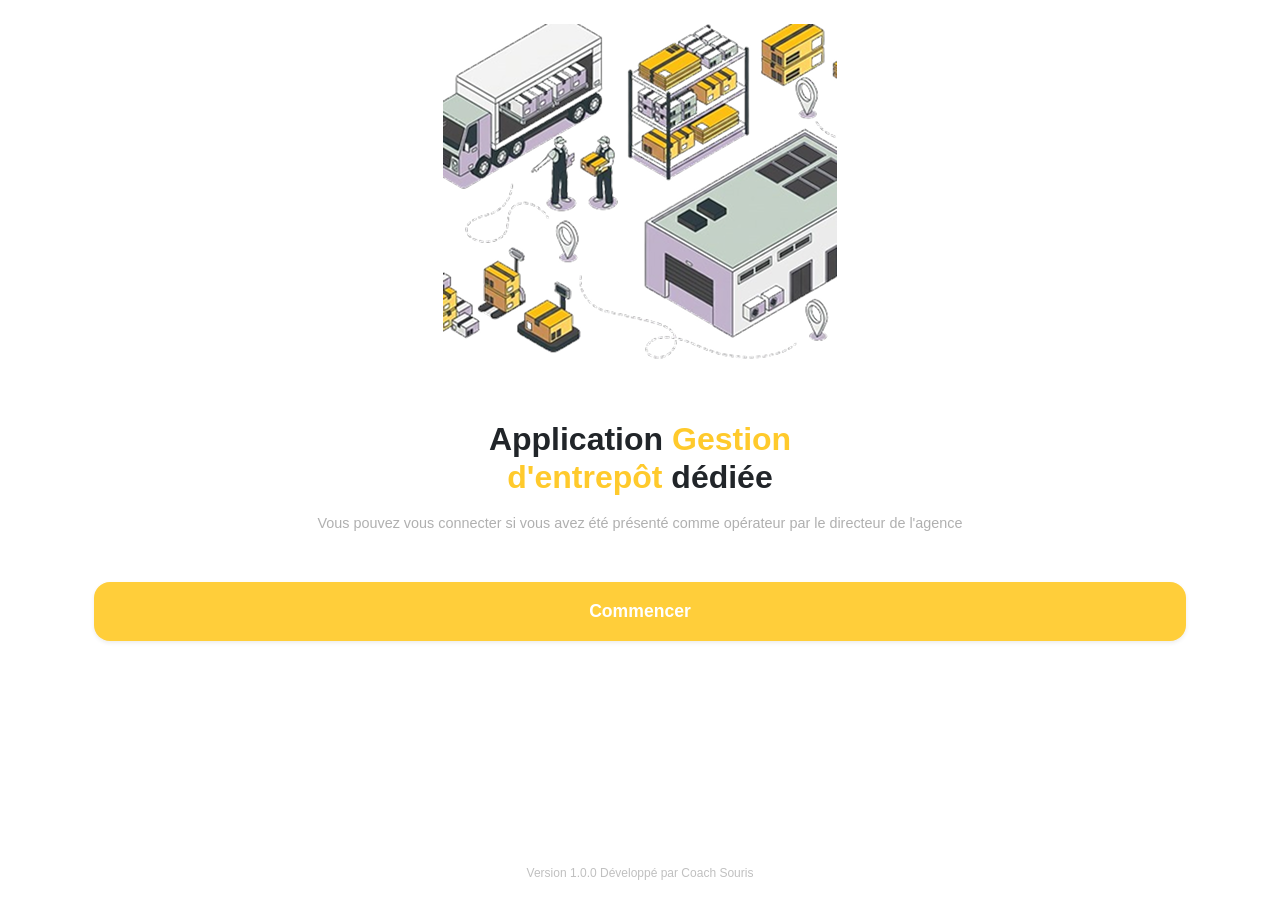
<file: index.html>
<!DOCTYPE html>
<html lang="fr">
<head>
    <meta charset="UTF-8">
    <meta name="viewport" content="width=device-width, initial-scale=1.0">
    <title>Application Gestion d'Entrepôt</title>
    
    <link href="https://cdn.jsdelivr.net/npm/bootstrap@5.3.2/dist/css/bootstrap.min.css" rel="stylesheet">
    <link rel="stylesheet" href="../css/index.css">

</head>

<body class="d-flex flex-column min-vh-100 bg-white">

    <main class="container d-flex flex-column flex-grow-1 align-items-center text-center px-4 pt-4">

        <div class="mb-4 w-100">
            <img src="../img/onboard.png" alt="Illustration entrepôt" class="img-fluid">
        </div>

        <h2 class="fw-bold mb-3 text-dark">
            Application <span class="couleur-jaune">Gestion<br>d'entrepôt</span> dédiée
        </h2>

        <p class="texte-gris-clair mb-5 px-2">
            Vous pouvez vous connecter si vous avez été présenté comme opérateur par le directeur de l'agence
        </p>

        <button class="btn btn-jaune w-100 rounded-4 py-3 shadow-sm mb-4">
            <a href="dashbord.html" class="text-decoration-none text-white fw-bold">Commencer</a>
        </button>

    </main>

    <footer class="text-center pb-3 mt-auto">
        <span class="texte-footer">Version 1.0.0 Développé par Coach Souris</span>
    </footer>

    <script src="https://cdn.jsdelivr.net/npm/bootstrap@5.3.2/dist/js/bootstrap.bundle.min.js"></script>
</body>
</html>
</file>
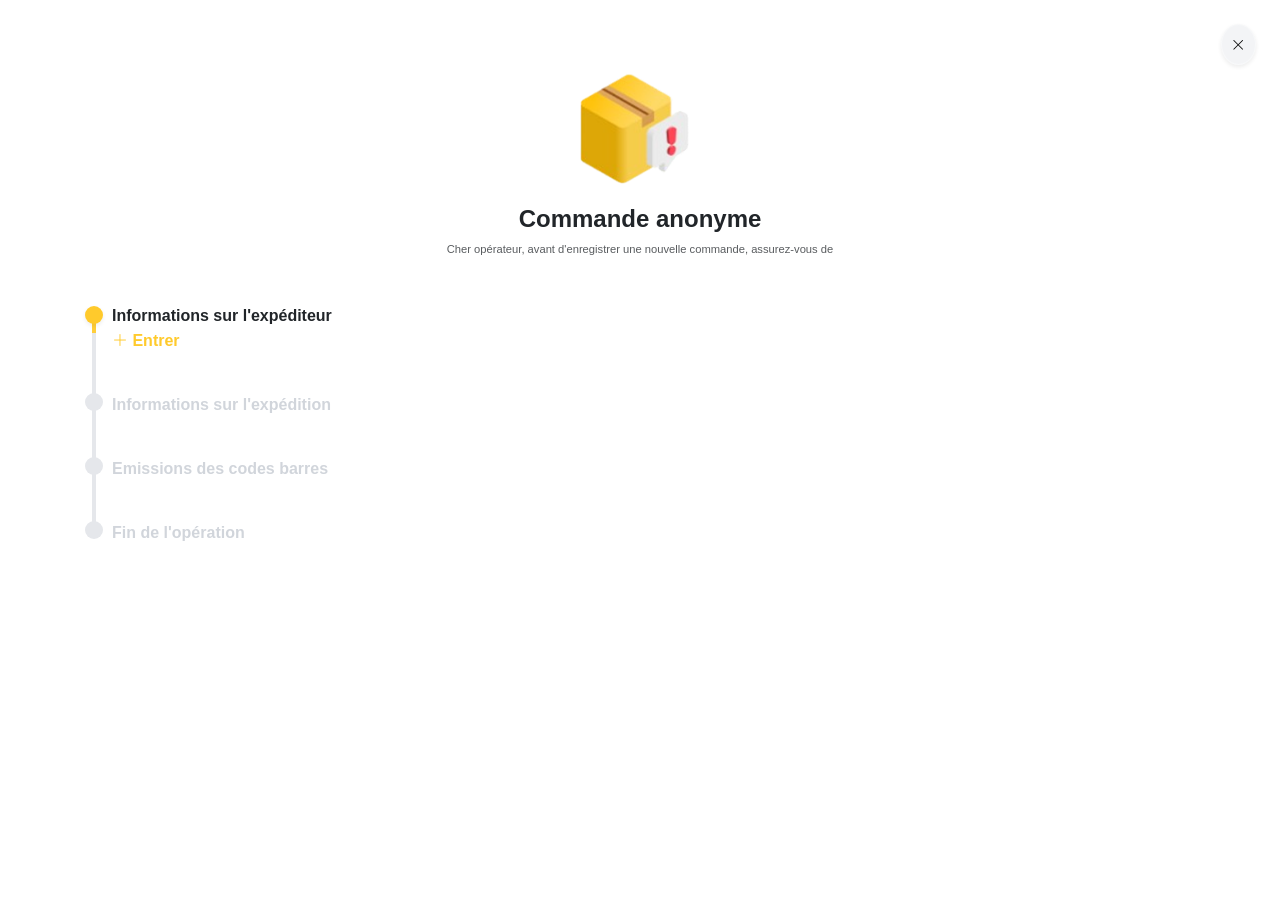
<file: commandes.html>
<!DOCTYPE html>
<html lang="fr">
<head>
    <meta charset="UTF-8">
    <meta name="viewport" content="width=device-width, initial-scale=1.0">
    <title>Commande Anonyme - Étapes</title>
    
    <link href="https://cdn.jsdelivr.net/npm/bootstrap@5.3.2/dist/css/bootstrap.min.css" rel="stylesheet">
    <link rel="stylesheet" href="https://cdn.jsdelivr.net/npm/bootstrap-icons@1.11.1/font/bootstrap-icons.css">
    <link rel="stylesheet" href="../css/commandes.css">

</head>

<body class="p-4">

    <div class="d-flex justify-content-end mb-2">
        <a href="dashbord.html" class="btn btn-light btn-close-custom shadow-sm"><i class="bi bi-x-lg"></i></a>
    </div>

    <div class="text-center mb-5">
        <img src="../img/icone3.png" alt="Colis" class="img-fluid mb-3 icone">
        
        <h4 class="fw-bold text-dark">Commande anonyme</h4>
        <p class="text-muted px-4 text-color">
            Cher opérateur, avant d'enregistrer une nouvelle commande, assurez-vous de
        </p>
    </div>

    <div class="container mt-4">
        <div class="stepper-container">
            <div class="stepper-line"></div>
            <div class="stepper-line-active"></div>

            <div class="step-item">
                <div class="step-dot bg-jaune shadow-sm"></div>
                <div>
                    <h6 class="fw-bold mb-1">Informations sur l'expéditeur</h6>

                    <div class="texte-jaune fw-bold">
                       <a href="etape.html" class="texte-jaune text-decoration-none "><i class="bi bi-plus-lg"></i> Entrer</a> 
                    </div>
                </div>
            </div>

            <div class="step-item">
                <div class="step-dot bg-gris-clair"></div>
                <div class="texte-gris-clair fw-bold">Informations sur l'expédition</div>
            </div>

            <div class="step-item">
                <div class="step-dot bg-gris-clair"></div>
                <div class="texte-gris-clair fw-bold">Emissions des codes barres</div>
            </div>

            <div class="step-item mb-0">
                <div class="step-dot bg-gris-clair"></div>
                <div class="texte-gris-clair fw-bold">Fin de l'opération</div>
            </div>
        </div>
    </div>

    <script src="https://cdn.jsdelivr.net/npm/bootstrap@5.3.2/dist/js/bootstrap.bundle.min.js"></script>
</body>
</html>
</file>
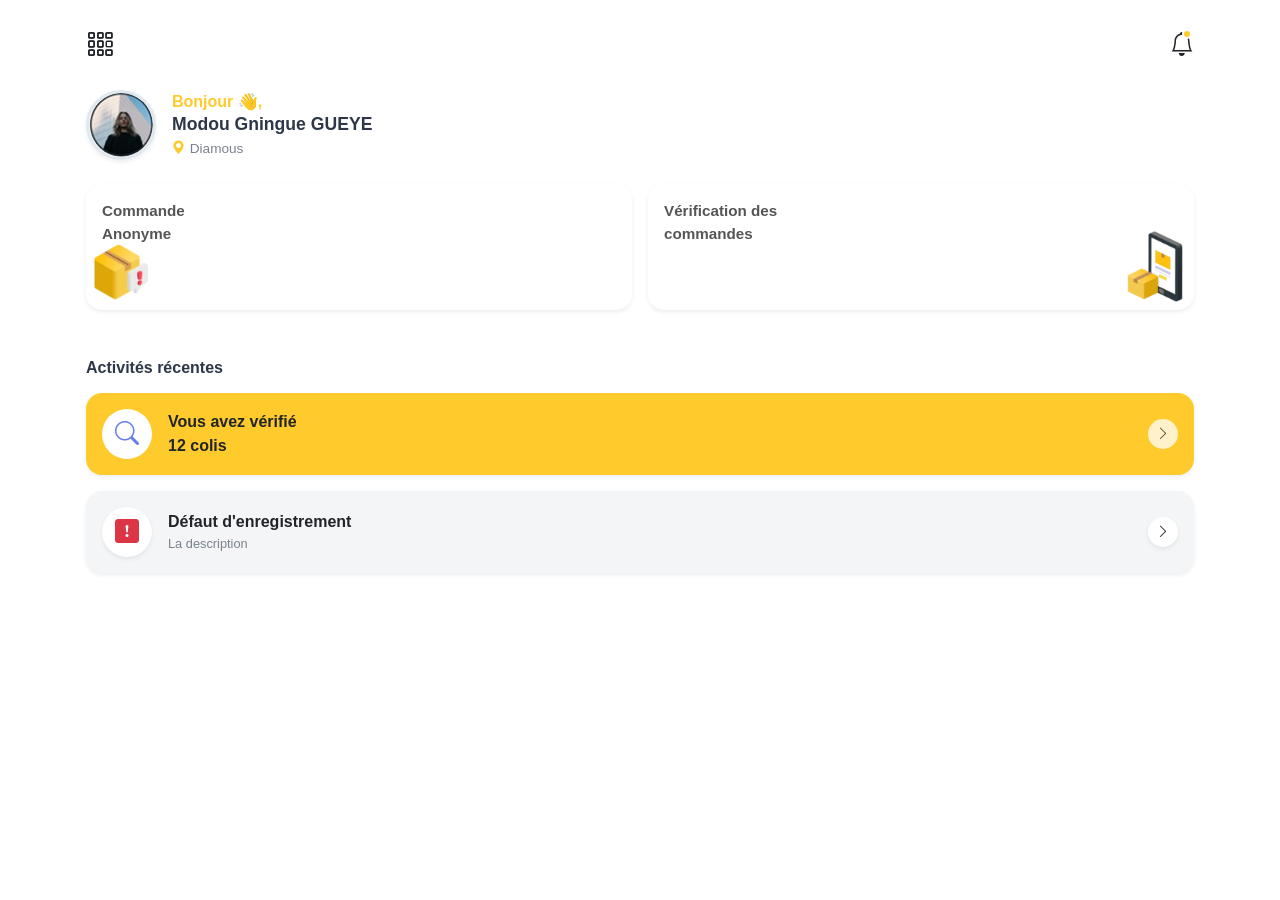
<file: dashbord.html>
<!DOCTYPE html>
<html lang="fr">
<head>
    <meta charset="UTF-8">
    <meta name="viewport" content="width=device-width, initial-scale=1.0">
    <title>Tableau de bord - Gestion d'Entrepôt</title>
    
    <link href="https://cdn.jsdelivr.net/npm/bootstrap@5.3.2/dist/css/bootstrap.min.css" rel="stylesheet">
    
    <link rel="stylesheet" href="https://cdn.jsdelivr.net/npm/bootstrap-icons@1.11.1/font/bootstrap-icons.css">
    <link rel="stylesheet" href="../css/dashbord.css">

</head>
<body class="pb-4">

    <div class="container px-3 pt-4">

        <header class="d-flex justify-content-between align-items-center mb-4">
            <i class="bi bi-grid-3x3-gap fs-3 text-dark"></i>
            <div class="position-relative">
                <i class="bi bi-bell fs-4 text-dark"></i>
                <span class="position-absolute bg-jaune border border-2 border-white rounded-circle notification-dot"></span>
            </div>
        </header>

        <div class="d-flex align-items-center mb-4">
            <img src="../img/image-12.png" alt="Profil" class="rounded-circle shadow-sm me-3 profil">
            <div>
                <span class="texte-jaune fw-bold">Bonjour 👋,</span>
                <h5 class="fw-bold mb-0 nom">Modou Gningue GUEYE</h5>
                <span class="texte-gris localisation">
                    <i class="bi bi-geo-alt-fill texte-jaune"></i> Diamous
                </span>
            </div>
        </div>

        <div class="row g-3 mb-5">
            <div class="col-6">
                <a href="commandes.html" class="text-decoration-none text-dark">
                    <div class="card border-0 shadow-sm rounded-4 h-100 p-3 position-relative overflow-hidden bg-white">
                        <p class="fw-bold titre-carte mb-5">Commande<br>Anonyme</p>
                        <img src="../img/icone3.png" alt="Icone colis" class="position-absolute bottom-0 start-0 ms-2 mb-2 icone">
                    </div>
                </a>
            </div>
            
            <div class="col-6">
                <div class="card border-0 shadow-sm rounded-4 h-100 p-3 position-relative overflow-hidden bg-white">
                    <p class="fw-bold titre-carte mb-5">Vérification des<br>commandes</p>
                    <img src="../img/icone2.png" alt="Icone téléphone" class="position-absolute bottom-0 end-0 me-2 mb-2 icone">
                </div>
            </div>
        </div>


        <h6 class="fw-bold mb-3 text-bleu">Activités récentes</h6>

        <div class="card border-0 rounded-4 p-3 mb-3 bg-jaune shadow-sm">
            <div class="d-flex align-items-center">
                <div class="bg-white rounded-circle d-flex justify-content-center align-items-center flex-shrink-0" style="width: 50px; height: 50px;">
                    <i class="bi bi-search fs-4" style="color: #667eea;"></i>
                </div>
                <div class="ms-3 flex-grow-1">
                    <p class="mb-0 fw-bold text-card">Vous avez vérifié<br>12 colis</p>
                </div>
                <div class="bg-white rounded-circle d-flex justify-content-center align-items-center flex-shrink-0 opacity-75" style="width: 30px; height: 30px;">
                    <i class="bi bi-chevron-right text-dark small"></i>
                </div>
            </div>
        </div>

        <div class="card border-0 rounded-4 p-3 mb-3 bg-gris-clair shadow-sm">
            <div class="d-flex align-items-center">
                <div class="bg-white rounded-circle d-flex justify-content-center align-items-center flex-shrink-0 shadow-sm" style="width: 50px; height: 50px;">
                    <i class="bi bi-exclamation-square-fill fs-4 text-danger"></i>
                </div>
                <div class="ms-3 flex-grow-1">
                    <p class="mb-0 fw-bold text-card">Défaut d'enregistrement</p>
                    <p class="mb-0 texte-gris">La description</p>
                </div>
                <div class="bg-white rounded-circle d-flex justify-content-center align-items-center flex-shrink-0 shadow-sm" style="width: 30px; height: 30px;">
                    <i class="bi bi-chevron-right text-dark small"></i>
                </div>
            </div>
        </div>

    </div>

    <script src="https://cdn.jsdelivr.net/npm/bootstrap@5.3.2/dist/js/bootstrap.bundle.min.js"></script>
</body>
</html>
</file>
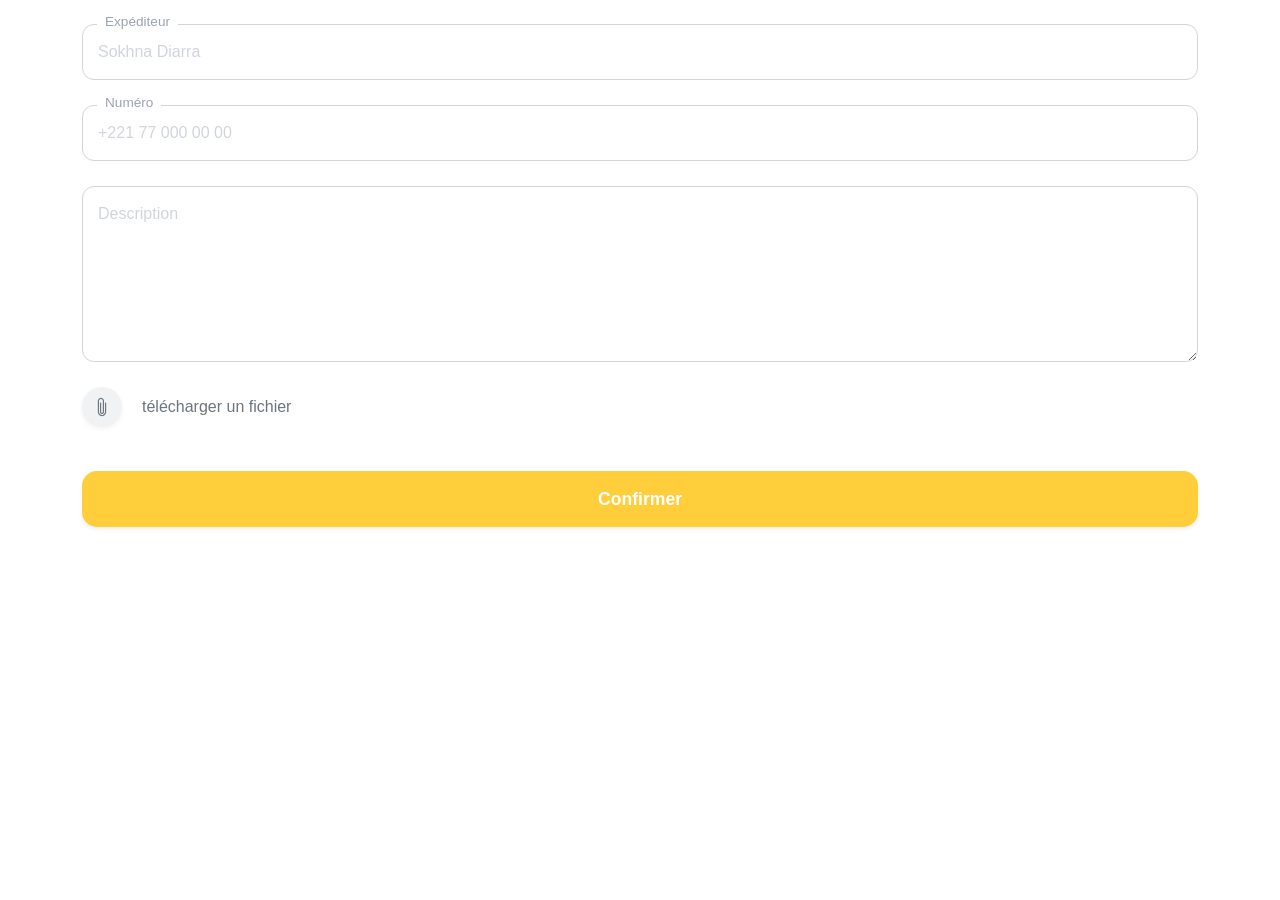
<file: etape.html>
<!DOCTYPE html>
<html lang="fr">
<head>
    <meta charset="UTF-8">
    <meta name="viewport" content="width=device-width, initial-scale=1.0">
    <title>Saisie Expéditeur</title>
    
    <link href="https://cdn.jsdelivr.net/npm/bootstrap@5.3.2/dist/css/bootstrap.min.css" rel="stylesheet">
    <link rel="stylesheet" href="https://cdn.jsdelivr.net/npm/bootstrap-icons@1.11.1/font/bootstrap-icons.css">
    <link rel="stylesheet" href="../css/etape.css">

</head>

<body class="p-4">

    <div class="container">
        
        <div class="champs">
            <label>Expéditeur</label>
            <input type="text" class="form-control form-control-custom" placeholder="Sokhna Diarra">
        </div>

        <div class="champs">
            <label>Numéro</label>
            <input type="tel" class="form-control form-control-custom" placeholder="+221 77 000 00 00">
        </div>

        <div class="champs">
            <textarea class="form-control form-control-custom" rows="6" placeholder="Description"></textarea>
        </div>

        <div class="mb-4 mt-3">
            <input type="file" class="form-control form-control-custom d-none" id="fileInput">
            <label for="fileInput" class="d-flex align-items-center gap-2 text-secondary upload-label">
                <div class="upload-icon-circle">
                    <i class="bi bi-paperclip fs-5"></i>
                </div>
                télécharger un fichier
            </label>
        </div>

        <button class="btn btn-confirmer shadow-sm">
            <a href="nouveau.html" class="text-decoration-none text-white">Confirmer</a>
        </button>

    </div>

    <script src="https://cdn.jsdelivr.net/npm/bootstrap@5.3.2/dist/js/bootstrap.bundle.min.js"></script>
</body>
</html>
</file>
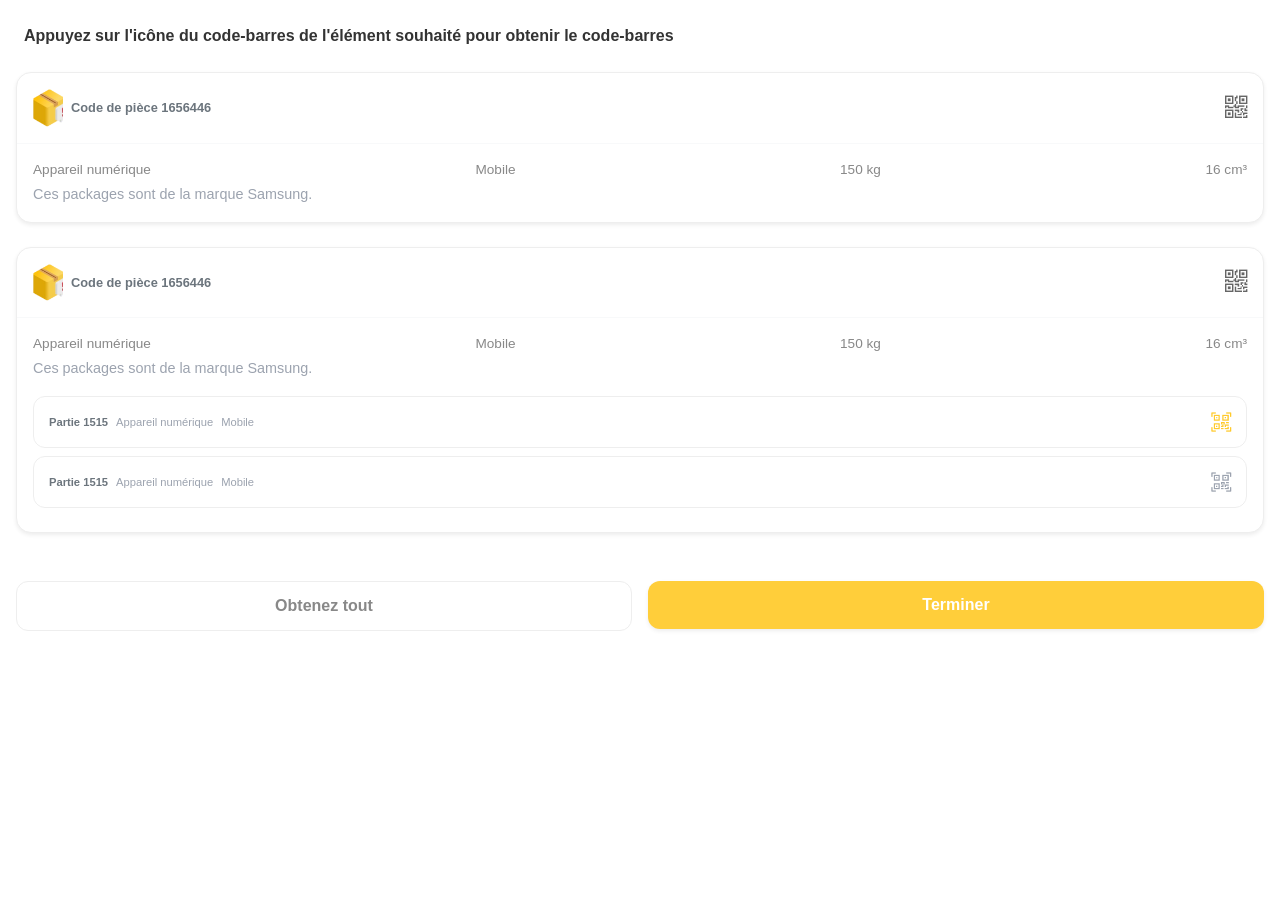
<file: etape2.html>
<!DOCTYPE html>
<html lang="fr">
<head>
    <meta charset="UTF-8">
    <meta name="viewport" content="width=device-width, initial-scale=1.0">
    <title>Codes-barres - Gestion d'Entrepôt</title>
    
    <link href="https://cdn.jsdelivr.net/npm/bootstrap@5.3.2/dist/css/bootstrap.min.css" rel="stylesheet">
    <link rel="stylesheet" href="https://cdn.jsdelivr.net/npm/bootstrap-icons@1.11.1/font/bootstrap-icons.css">
    <link rel="stylesheet" href="../css/etape2.css">
    
</head>
<body class="p-3">

    <div class="mb-4 mt-2 px-2">
        <h6 class="fw-bold lh-base">
            Appuyez sur l'icône du code-barres de l'élément souhaité pour obtenir le code-barres
        </h6>
    </div>

    <div class="card-main mb-4 bg-white shadow-sm">
        <div class="p-3 d-flex justify-content-between align-items-center border-bottom border-light">
            <div class="d-flex align-items-center">
                <img src="../img/image-6.png" class="me-2 icone" alt="colis">
                <span class="fw-bold text-secondary texte-entete">Code de pièce 1656446</span>
            </div>
            <i class="bi bi-qr-code qr-icon"></i>
        </div>

        <div class="p-3">
            <div class="d-flex justify-content-between item-row mb-1">
                <span>Appareil numérique</span>
                <span>Mobile</span>
                <span>150 kg</span>
                <span>16 cm³</span>
            </div>
            <p class="texte-gris mb-0 texte-corps">Ces packages sont de la marque Samsung.</p>
        </div>
    </div>

    <div class="card-main mb-5 bg-white shadow-sm">
        <div class="p-3 d-flex justify-content-between align-items-center border-bottom border-light">
            <div class="d-flex align-items-center">
                <img src="../img/image-6.png"  class="me-2 icone" alt="colis">
                <span class="fw-bold text-secondary texte-entete">Code de pièce 1656446</span>
            </div>
            <i class="bi bi-qr-code qr-icon"></i>
        </div>
        <div class="p-3">
            <div class="d-flex justify-content-between item-row mb-1">
                <span>Appareil numérique</span>
                <span>Mobile</span>
                <span>150 kg</span>
                <span>16 cm³</span>
            </div>
            <p class="texte-gris mb-3 texte-corps">Ces packages sont de la marque Samsung.</p>

            <div class="sub-card d-flex justify-content-between align-items-center bg-white">
                <div class="d-flex gap-2  texte-partie">
                    <span class="fw-bold text-secondary ">Partie 1515</span>
                    <span class="texte-gris">Appareil numérique</span>
                    <span class="texte-gris">Mobile</span>
                </div>
                <i class="bi bi-qr-code-scan texte-jaune fs-5"></i>
            </div>

            <div class="sub-card d-flex justify-content-between align-items-center bg-white">
                <div class="d-flex gap-2 texte-partie">
                    <span class="fw-bold text-secondary">Partie 1515</span>
                    <span class="texte-gris">Appareil numérique</span>
                    <span class="texte-gris">Mobile</span>
                </div>
                <i class="bi bi-qr-code-scan texte-gris fs-5"></i>
            </div>
        </div>
    </div>

    <div class="row g-3 mb-5">
        <div class="col-6">
            <button class="btn btn-outline-custom w-100">Obtenez tout</button>
        </div>
        <div class="col-6">
            <a href="validation.html" class="btn btn-terminer w-100 shadow-sm">Terminer</a>
        </div>
    </div>

    <script src="https://cdn.jsdelivr.net/npm/bootstrap@5.3.2/dist/js/bootstrap.bundle.min.js"></script>
</body>
</html>
</file>
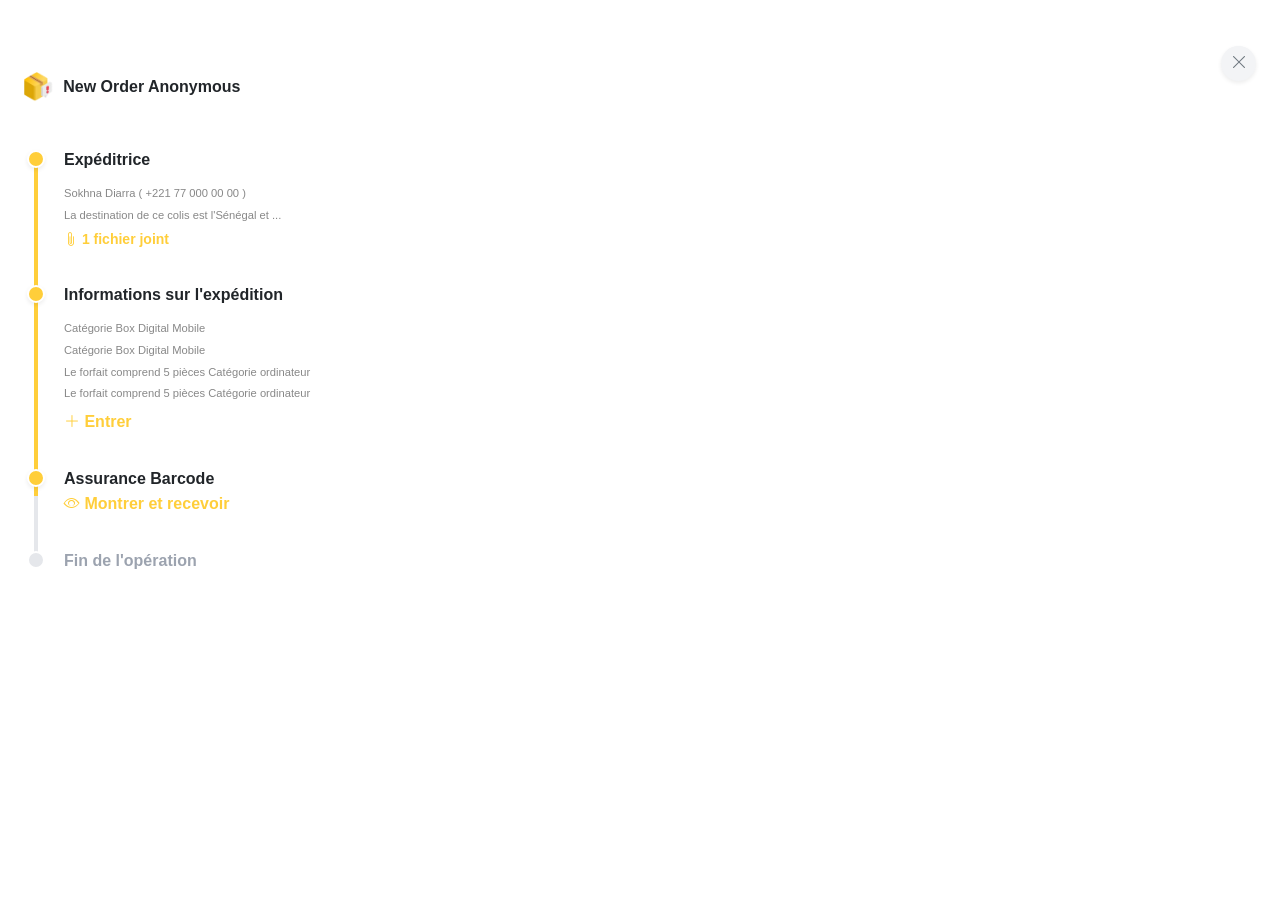
<file: nouveau.html>
<!DOCTYPE html>
<html lang="fr">
<head>
    <meta charset="UTF-8">
    <meta name="viewport" content="width=device-width, initial-scale=1.0">
    <title>Résumé de la commande</title>
    
    <link href="https://cdn.jsdelivr.net/npm/bootstrap@5.3.2/dist/css/bootstrap.min.css" rel="stylesheet">
    <link rel="stylesheet" href="https://cdn.jsdelivr.net/npm/bootstrap-icons@1.11.1/font/bootstrap-icons.css">
    <link rel="stylesheet" href="../css/nouveau.css">
    
</head>

<body class="p-4">

    <div class="d-flex justify-content-between align-items-center mb-5">
        <div class="d-flex align-items-center mt-5">
            <img src="../img/icone3.png" class="me-2" alt="colis" style="height: 30px;">
            <h5 class="fw-bold mb-0 fs-6">New Order Anonymous</h5>
        </div>
        <a href="etape.html">
            <button class="btn-close-custom shadow-sm text-secondary">
                <i class="bi bi-x-lg"></i>
            </button>
        </a>
    </div>

    <div class="stepper-container">
        <div class="stepper-line-bg"></div>
        <div class="stepper-line-active"></div>

        <div class="step-item">
            <div class="step-dot bg-jaune shadow-sm"></div>
            <h6 class="fw-bold mb-3">Expéditrice</h6>
            <div class="info-detail">Sokhna Diarra ( +221 77 000 00 00 )</div>
            <div class="info-detail">La destination de ce colis est l'Sénégal et ...</div>
            <div class="texte-jaune mt-1 small fw-bold">
                <i class="bi bi-paperclip"></i> 1 fichier joint
            </div>
        </div>

        <div class="step-item">
            <div class="step-dot bg-jaune shadow-sm"></div>
            <h6 class="fw-bold mb-3">Informations sur l'expédition</h6>
            <div class="info-detail">Catégorie Box Digital Mobile</div>
            <div class="info-detail">Catégorie Box Digital Mobile</div>
            <div class="info-detail">Le forfait comprend 5 pièces Catégorie ordinateur</div>
            <div class="info-detail">Le forfait comprend 5 pièces Catégorie ordinateur</div>
            <div class="texte-jaune mt-2 fw-bold">
                <i class="bi bi-plus-lg"></i> Entrer
            </div>
        </div>

        <div class="step-item">
            <div class="step-dot bg-jaune shadow-sm"></div>
            <h6 class="fw-bold mb-1">Assurance Barcode</h6>
            <div class="fw-bold mt-1">
                <a href="etape2.html" class="text-decoration-none texte-jaune "><i class="bi bi-eye"></i> Montrer et recevoir</a>
            </div>
        </div>

        <div class="step-item mb-0">
            <div class="step-dot bg-gris-clair"></div>
            <h6 class="fw-bold texte-gris mb-1">Fin de l'opération</h6>
        </div>
    </div>

    <script src="https://cdn.jsdelivr.net/npm/bootstrap@5.3.2/dist/js/bootstrap.bundle.min.js"></script>
</body>
</html>
</file>
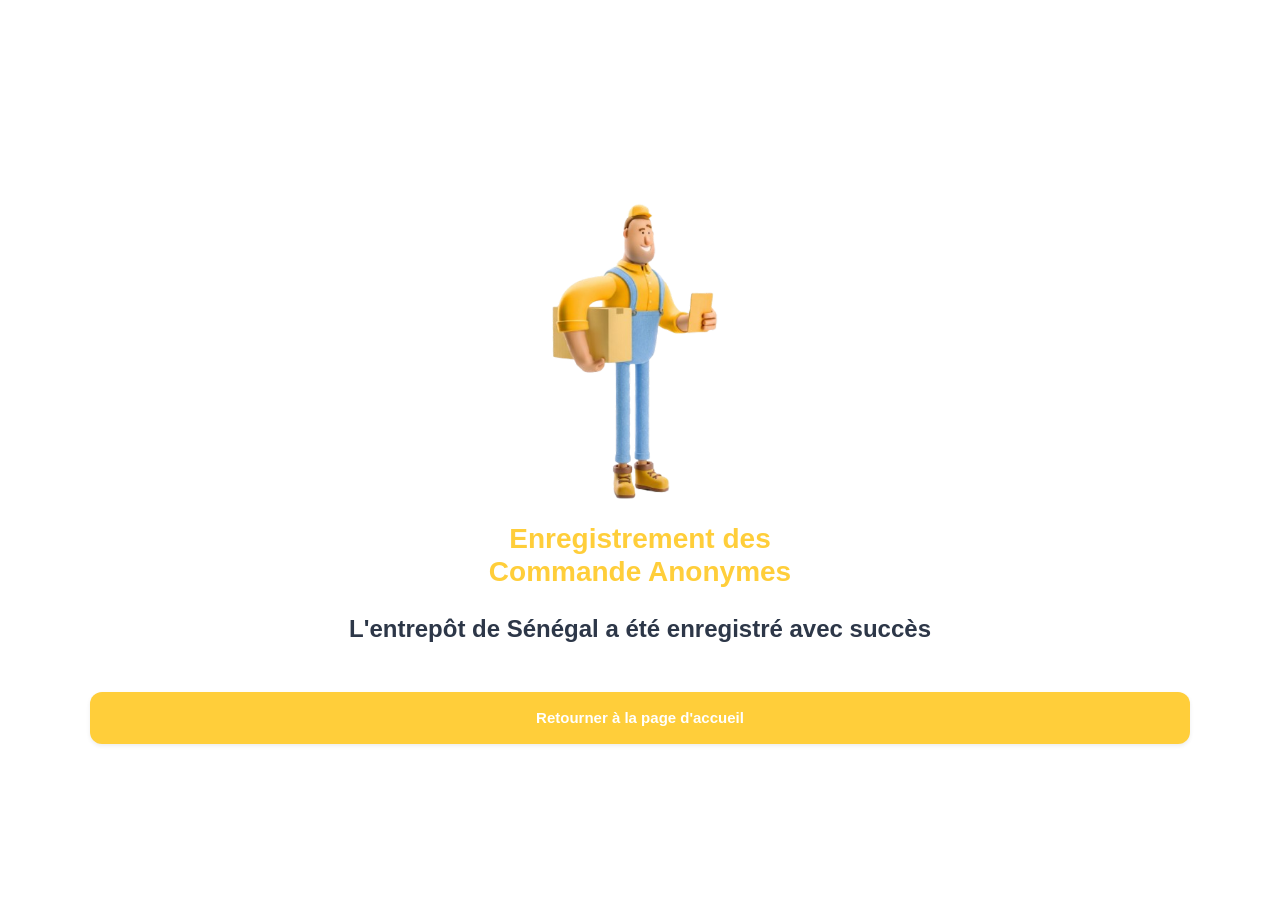
<file: validation.html>
<!DOCTYPE html>
<html lang="fr">
<head>
    <meta charset="UTF-8">
    <meta name="viewport" content="width=device-width, initial-scale=1.0">
    <title>Succès - Enregistrement</title>
    
    <link href="https://cdn.jsdelivr.net/npm/bootstrap@5.3.2/dist/css/bootstrap.min.css" rel="stylesheet">
    <link rel="stylesheet" href="../css/validation.css">

</head>
<body class="d-flex flex-column min-vh-100 align-items-center justify-content-center p-4">

    <div class="container text-center">
        
        <div class="illustration-container mb-2 mt-2">
            <img src="../img/validation.png" alt="Succès" class="img-fluid">
        </div>
        
        <h3 class="fw-bold mb-4 texte-jaune">Enregistrement des <br> Commande Anonymes</h3>

        <h4 class="message-succes mb-5 px-2">
            L'entrepôt de Sénégal a été enregistré avec succès
        </h4>

        <div class="px-2">
            <a href="dashbord.html" class="btn btn-jaune shadow-sm">
                Retourner à la page d'accueil
            </a>
        </div>

    </div>

    <script src="https://cdn.jsdelivr.net/npm/bootstrap@5.3.2/dist/js/bootstrap.bundle.min.js"></script>
</body>
</html>
</file>
<file: css/index.css>
body {
    font-family: 'Segoe UI', Tahoma, Geneva, Verdana, sans-serif;
}

/* Le jaune spécifique du texte et du bouton */
.couleur-jaune {
    color: #FFCA2C; 
}

.btn-jaune {
    background-color: #FFCE3A;
    color: white;
    font-weight: 600;
    font-size: 1.1rem;
    border: none;
}

/* Effet au clic/survol du bouton */
.btn-jaune:hover, .btn-jaune:focus {
    background-color: #e5b833;
    color: white;
}

/* Gris clair pour le texte secondaire */
.texte-gris-clair {
    color: #b0b0b0;
    font-size: 0.9rem;
    line-height: 1.5;
}

/* Texte tout en bas */
.texte-footer {
    color: #c0c0c0;
    font-size: 0.75rem;
}
</file>
<file: css/commandes.css>
body {
    font-family: 'Segoe UI', Tahoma, Geneva, Verdana, sans-serif;
    background-color: #fff;
}

/* Styles des couleurs */
.texte-jaune { color: #FFCA2C; }
.bg-jaune { background-color: #FFCA2C; }
.texte-gris-clair { color: #d1d5db; }
.bg-gris-clair { background-color: #e5e7eb; }

.icone{
    width: 120px;
}

.text-color{
    font-size: 0.70rem;
}

/* Style du Stepper (la ligne verticale) */
.stepper-container {
    position: relative;
    padding-left: 30px;
}

/* La ligne grise verticale */
.stepper-line {
    position: absolute;
    left: 10px;
    top: 10px;
    bottom: 10px;
    width: 4px;
    background-color: #e5e7eb;
    z-index: 1;
}

/* Ligne jaune de progression */
.stepper-line-active {
    position: absolute;
    left: 10px;
    top: 10px;
    height: 7%; /* La ligne jaune descend jusqu'à la 3ème étape */
    width: 4px;
    background-color: #FFCE3A;
    z-index: 2;
}

.step-item {
    position: relative;
    z-index: 2;
    margin-bottom: 40px;
    display: flex;
    align-items: center;
}

/* Le point (cercle) */
.step-dot {
    position: absolute;
    left: -27px; /* Aligne le point sur la ligne */
    width: 18px;
    height: 18px;
    border-radius: 50%;
    top: 0;
}

.btn-close-custom {
    background-color: #f3f4f6;
    border-radius: 50%;
    padding: 10px;
    font-size: 0.8rem;
}
</file>
<file: css/dashbord.css>
body {
    font-family: 'Segoe UI', Tahoma, Geneva, Verdana, sans-serif;
    background-color: #fff;
}

/* Couleurs personnalisées */
.texte-jaune { color: #FFCA2C; }
.bg-jaune { background-color: #FFCA2C; }
.bg-gris-clair { background-color: #f4f5f7; }
.texte-gris { color: #7a828e; font-size: 0.8rem;}
.text-bleu {color: #2d3748; }


.profil {
    width: 70px;
    height: 70px;
    object-fit: cover;
    border: 3px solid #e2e8f0;
}

.nom {
    font-size: 1.1rem;
    color: #2d3748;
}

.localisation {
    font-size: 0.85rem;
    color: #7a828e;
}

.icone{
    width: 60px;
}

text-card {
    font-size: 0.95rem;
    color: #2d3748;
}

/* Bords très arrondis pour les cartes */
.rounded-4 { border-radius: 1rem !important; }
.rounded-5 { border-radius: 1.5rem !important; }


/* Petites fioritures */
.notification-dot {
    width: 10px; height: 10px;
    right: 2px; top: 2px;
}

.titre-carte {
    font-size: 0.95rem;
    color: #555;
}
</file>
<file: css/etape.css>
body {
    font-family: 'Segoe UI', Tahoma, Geneva, Verdana, sans-serif;
    background-color: #fff;
}

/* Conteneur pour le label flottant sur la bordure */
.champs {
    position: relative;
    margin-bottom: 25px;
}

.champs label {
    position: absolute;
    top: -12px;
    left: 15px;
    background-color: white;
    padding: 0 8px;
    font-size: 0.85rem;
    color: #9ca3af;
    z-index: 5;
}

/* Style des champs de saisie */
.form-control-custom {
    border: 1.5px solid #d1d5db;
    border-radius: 12px;
    padding: 15px;
    font-size: 1rem;
    color: #4b5563;
}

.form-control-custom::placeholder {
    color: #d1d5db;
}

.form-control-custom:focus {
    border-color: #FFCA2C;
    box-shadow: none;
    outline: none;
}

/* Bouton Télécharger */
.btn-upload {
    display: flex;
    align-items: center;
    color: #FFCA2C;
    text-decoration: none;
    font-weight: 500;
    font-size: 0.9rem;
}

.upload-icon-circle {
    width: 40px;
    height: 40px;
    background-color: #f0f2f4;
    border-radius: 50%;
    display: flex;
    justify-content: center;
    align-items: center;
    margin-right: 12px;
    box-shadow: 0 2px 5px rgba(0,0,0,0.05);
}

/* Bouton Confirmer */
.btn-confirmer {
    background-color: #FFCE3A;
    color: white;
    font-weight: bold;
    font-size: 1.1rem;
    border: none;
    border-radius: 15px;
    padding: 15px;
    width: 100%;
    margin-top: 20px;
}

.btn-confirmer:hover, .btn-confirmer:focus {
    background-color: #e5b833;
    color: white;
}
</file>
<file: css/etape2.css>
body {
    font-family: 'Segoe UI', Tahoma, Geneva, Verdana, sans-serif;
    background-color: #fff;
    color: #333;
}

/* Couleurs et styles personnalisés */
.texte-jaune { color: #FFCA2C; }
.bg-jaune { background-color: #FFCE3A; color: white; }
.texte-gris { color: #9ca3af; }
.bg-gris-froid { background-color: #f8f9fa; }


.icone{
    width: 30px;
}


.card-main {
    border: 1px solid #eee;
    border-radius: 15px;
    overflow: hidden;
}

.texte-entete {
    font-size: 0.8rem;
}

.texte-corps {
    font-size: 0.9rem;
    color: #9ca3af;
}

.texte-partie{
    font-size: 0.7rem;
}

.item-row {
    font-size: 0.85rem;
    color: #888;
}

.sub-card {
    border: 1px solid #eee;
    border-radius: 12px;
    padding: 10px 15px;
    margin-bottom: 8px;
    font-size: 0.85rem;
}

.btn-outline-custom {
    border: 1.5px solid #eee;
    color: #888;
    border-radius: 12px;
    font-weight: 600;
    padding: 12px;
}

.btn-terminer {
    background-color: #FFCE3A;
    color: white;
    border-radius: 12px;
    border: none;
    font-weight: bold;
    padding: 12px;
}

.btn-terminer:hover, .btn-terminer:focus {
    background-color: #e5b833;
    color: white;
}

.qr-icon {
    font-size: 1.4rem;
    color: #666;
}
</file>
<file: css/nouveau.css>
body {
    font-family: 'Segoe UI', Tahoma, Geneva, Verdana, sans-serif;
    background-color: #fff;
}

/* Couleurs */
.texte-jaune { color: #FFCE3A; }
.bg-jaune { background-color: #FFCE3A; }
.texte-gris { color: #9ca3af; }
.bg-gris-clair { background-color: #e5e7eb; }


/* Stepper vertical */
.stepper-container {
    position: relative;
    padding-left: 40px;
}

/* Ligne grise de fond */
.stepper-line-bg {
    position: absolute;
    left: 10px;
    top: 10px;
    bottom: 10px;
    width: 4px;
    background-color: #e5e7eb;
    z-index: 1;
}

/* Ligne jaune de progression */
.stepper-line-active {
    position: absolute;
    left: 10px;
    top: 10px;
    height: 80%; /* La ligne jaune descend jusqu'à la 3ème étape */
    width: 4px;
    background-color: #FFCE3A;
    z-index: 2;
}

.step-item {
    position: relative;
    z-index: 3;
    margin-bottom: 35px;
}

.step-dot {
    position: absolute;
    left: -37px;
    width: 18px;
    height: 18px;
    border-radius: 50%;
    border: 2px solid white;
}

.info-detail {
    font-size: 0.70rem;
    color: #888;
    margin-bottom: 5px;
}

.btn-close-custom {
    background-color: #f3f4f6;
    border-radius: 50%;
    width: 35px;
    height: 35px;
    display: flex;
    align-items: center;
    justify-content: center;
    border: none;
}
</file>
<file: css/validation.css>
body {
    font-family: 'Segoe UI', Tahoma, Geneva, Verdana, sans-serif;
    background-color: #fff;
}

/* Le jaune spécifique pour le titre et le bouton */
.texte-jaune {
    color: #FFCE3A;
}

.btn-jaune {
    background-color: #FFCE3A;
    color: white;
    font-weight: bold;
    border: none;
    border-radius: 12px;
    padding: 15px 25px;
    font-size: 15px;
    width: 100%;
    height: 5%;
    transition: 0.3s;
}

.btn-jaune:hover {
    background-color: #e5b833;
    color: white;

}

/* Style du message de succès */
.message-succes {
    color: #2d3748;
    font-weight: 700;
    line-height: 1.3;
}

/* Conteneur de l'image */
.illustration-container {
    margin-top: 20px;
    margin-bottom: 40px;
    
}

.illustration-container img {
    max-height: 350px;
    width: auto;
}
</file>
